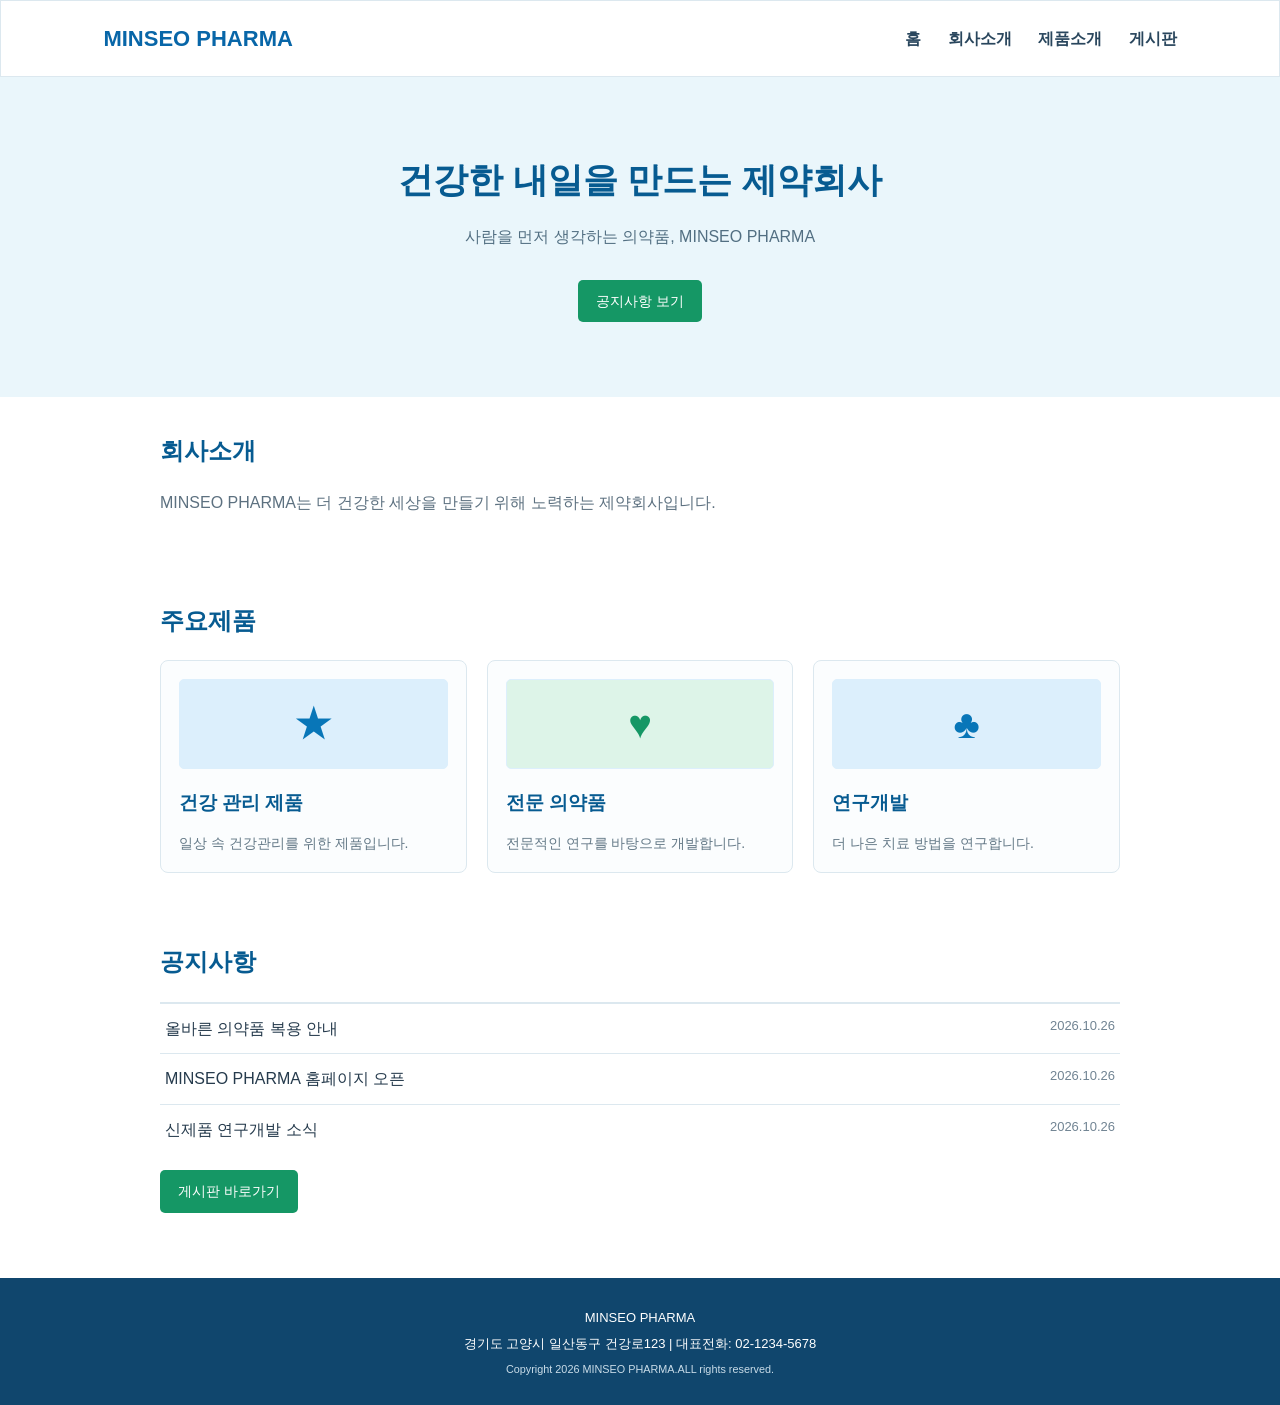
<file: index.html>
<!DOCTYPE html>
<html lang="en">
<head>
    <meta charset="UTF-8">
    <meta name="viewport" content="width=device-width, initial-scale=1.0">
    <link rel="stylesheet" href="css/style.css">
    <title>민서제약</title>
</head>
<body>
    <!--공통상단메뉴-->
    <header>
        <div class="logo">
            <a href="index.html">MINSEO PHARMA</a>
        </div>
     <nav>
        <a href="index.html">홈</a>
        <a href="#">회사소개</a>
        <a href="#">제품소개</a>
        <a href="board.html">게시판</a>
     </nav>
    </header>

    <!--메인화면-->
    <main>
        <section class="main-banner">
            <h1>건강한 내일을 만드는 제약회사</h1>
            <p>사람을 먼저 생각하는 의약품, MINSEO PHARMA</p>
            <a href="board.html" class="button">공지사항 보기</a>
        </section>

        <section class="content-section">
            <h2>회사소개</h2>
            <p>MINSEO PHARMA는 더 건강한 세상을 만들기 위해 노력하는 제약회사입니다.</p>
        </section>

        <section class="content-section" id="products">
            <h2>주요제품</h2>
            <div class="card-list">
                <article class= "card">
                    <div class="product-image blue">★</div>
                   <h3>건강 관리 제품</h3>
                   <p>일상 속 건강관리를 위한 제품입니다.</p> 
                </article>
                 <article class= "card">
                    <div class="product-image green">♥
                    </div>
                   <h3>전문 의약품</h3>
                   <p>전문적인 연구를 바탕으로 개발합니다.</p> 
                </article>
                 <article class= "card">
                    <div class="product-image light-blue">♣
                    </div>
                   <h3>연구개발</h3>
                   <p>더 나은 치료 방법을 연구합니다.</p> 
                </article>
            </div> 
        </section>

        <section class="content-section notice">
            <h2>공지사항</h2>
            <ul>
                <li><a href="#">올바른 의약품 복용 안내</a><span>2026.10.26</span></li>
                <li><a href="#">MINSEO PHARMA 홈페이지 오픈</a><span>2026.10.26</span></li>
                <li><a href="#">신제품 연구개발 소식</a><span>2026.10.26</span></li>
            </ul>
            <a href="board.html" class="button">게시판 바로가기</a>
        </section>
    </main>
    
   <!--공통하단메뉴-->
    <footer>
        <p>MINSEO PHARMA</p>
        <p>경기도 고양시 일산동구 건강로123 | 대표전화: 02-1234-5678</p>
        <small>Copyright 2026 MINSEO PHARMA.ALL rights reserved.</small>
    </footer>
    
</body>
</html>
</file>
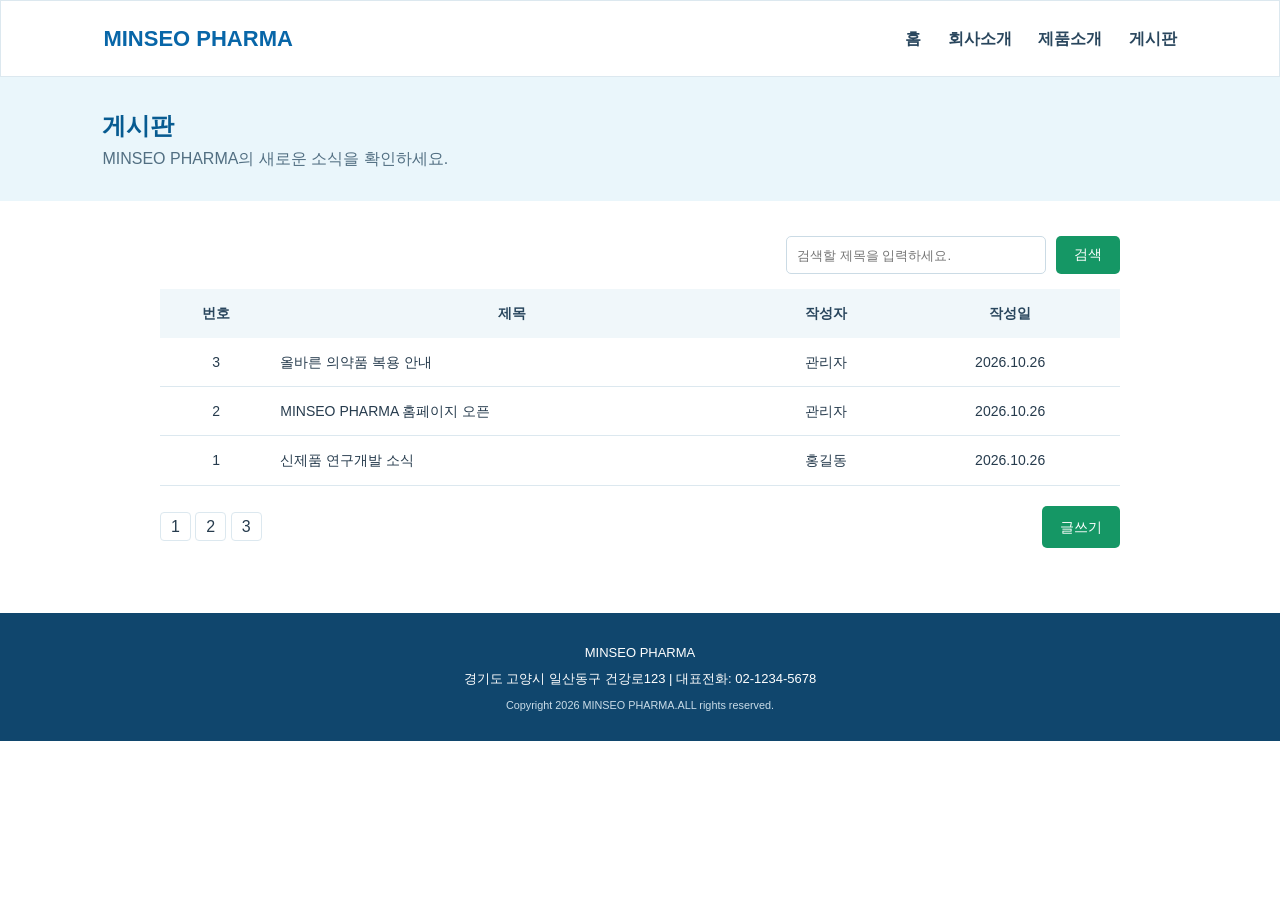
<file: board.html>
<!DOCTYPE html>
<html lang="en">
<head>
    <meta charset="UTF-8">
    <meta name="viewport" content="width=device-width, initial-scale=1.0">
    <link rel="stylesheet" href="css/style.css">
    <title>Document</title>
</head>
<body>
     <header>
        <div class="logo">
            <a href="index.html">MINSEO PHARMA</a>
        </div>
     <nav>
        <a href="index.html">홈</a>
        <a href="#">회사소개</a>
        <a href="#">제품소개</a>
        <a href="board.html">게시판</a>
     </nav>
    </header>
<!--게시판출력-->
    <main>
        <section class="page-title">
            <h1>게시판</h1>
            <p>MINSEO PHARMA의 새로운 소식을 확인하세요.</p>
        </section>
        <section class="content-section">
            <div class="board-search">
                <input type="text" id ="searchText" placeholder="검색할 제목을 입력하세요.">
                <button class="button" onclick="">검색</button>            
            </div>
    
<!--게시판목록-->
        <table class="board-table">
            <thead>
            <tr>
                <th>번호</th>
                <th>제목</th>
                <th>작성자</th>
                <th>작성일</th>
            </tr>
            </thead>
            <tbody id="boardList">
            <tr>
                <td>3</td>
                <td class="subject"><a href="view.html">올바른 의약품 복용 안내</a></td>
                <td>관리자</td>
                <td>2026.10.26</td>
            </tr>
            <tr>
                <td>2</td>
                <td class="subject"><a href="view.html">MINSEO PHARMA 홈페이지 오픈</a></td>
                <td>관리자</td>
                <td>2026.10.26</td>
            </tr>
            <tr>
                <td>1</td>
                <td class="subject"><a href="view.html">신제품 연구개발 소식</a></td>
                <td>홍길동</td>
                <td>2026.10.26</td>
            </tr>
            </tbody>
        </table>
        <div class="board-bottom">
            <div class ="page-number">
                <a href="#">1</a>
                <a href="#">2</a>
                <a href="#">3</a>
            </div>
            <a href="write.html" class="button">글쓰기</a>
        </div>
    </section>
    </main>

      <footer>
        <p>MINSEO PHARMA</p>
        <p>경기도 고양시 일산동구 건강로123 | 대표전화: 02-1234-5678</p>
        <small>Copyright 2026 MINSEO PHARMA.ALL rights reserved.</small>
    </footer>

</body>
</html>
</file>
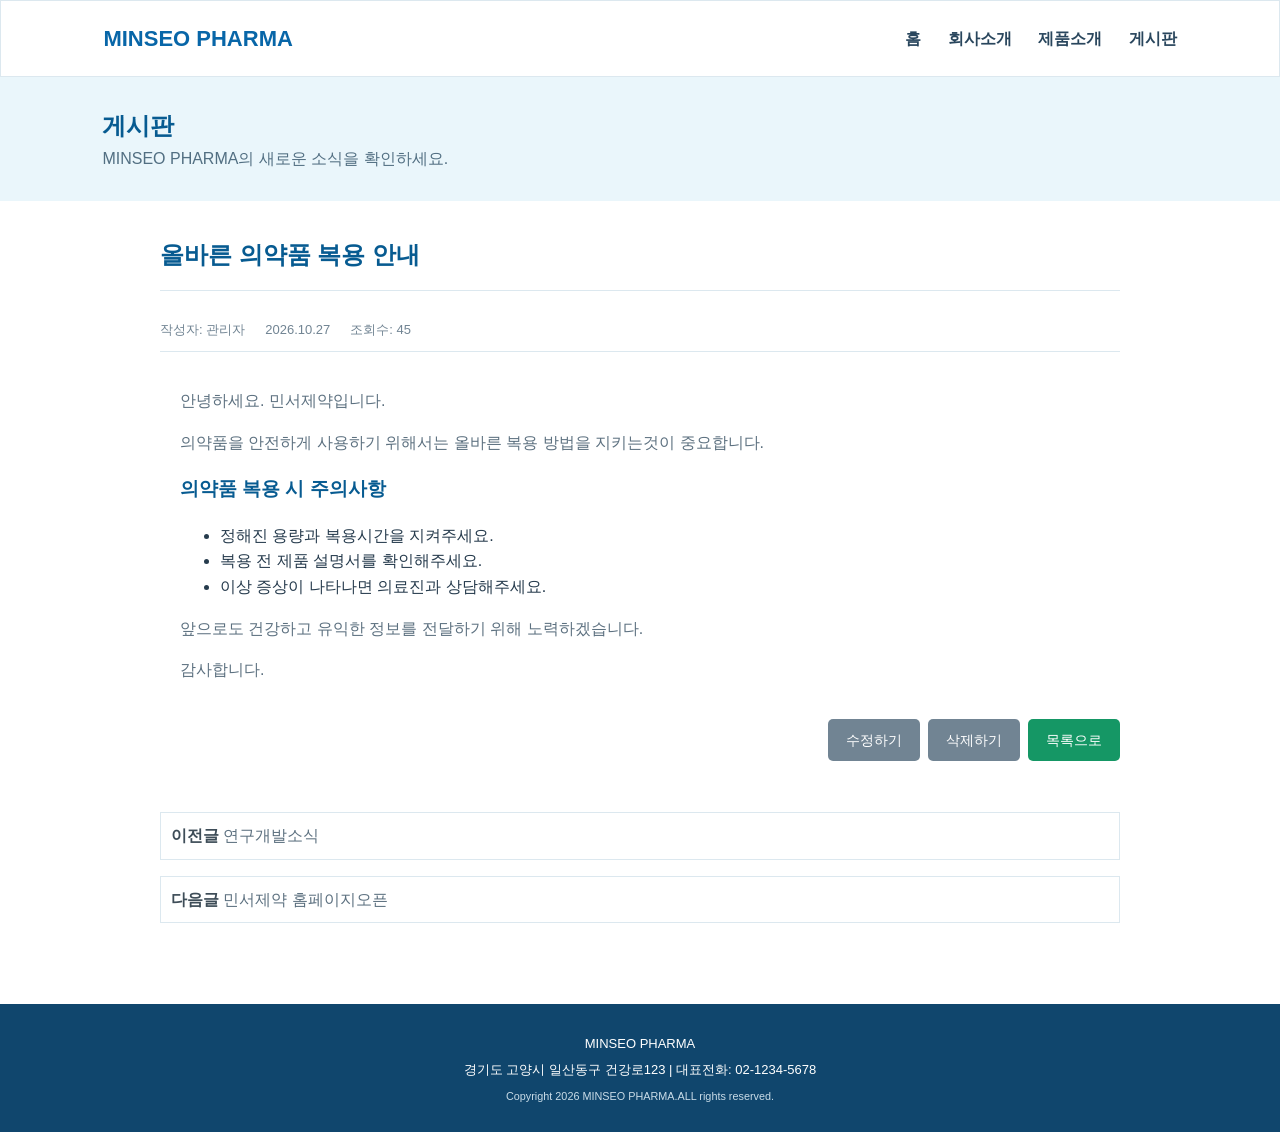
<file: view.html>
<!DOCTYPE html>
<html lang="en">
<head>
    <meta charset="UTF-8">
    <meta name="viewport" content="width=device-width, initial-scale=1.0">
    <link rel="stylesheet" href="css/style.css">
    <title>게시판글 예제
    </title>
</head>
<body>
    <header>
        <div class="logo">
            <a href="index.html">MINSEO PHARMA</a>
        </div>
     <nav>
        <a href="index.html">홈</a>
        <a href="#">회사소개</a>
        <a href="#">제품소개</a>
        <a href="board.html">게시판</a>
     </nav>
    </header>

    <main>
        <section class="page-title">
            <h1>게시판</h1>
            <p>MINSEO PHARMA의 새로운 소식을 확인하세요.</p>
        </section>
        <section class="content-section article-section">
            <h2>올바른 의약품 복용 안내</h2>

            <div class="article-info">
                <span>작성자: 관리자</span>
                <span>2026.10.27</span>
                <span>조회수: 45</span>
            </div>
            <div class="article-content">
                <p>안녕하세요. 민서제약입니다.</p>
                <p>의약품을 안전하게 사용하기 위해서는 올바른 복용 방법을 지키는것이 중요합니다.</p>
                <h3>의약품 복용 시 주의사항</h3>
                <ul>
                    <li>정해진 용량과 복용시간을 지켜주세요.</li>
                    <li>복용 전 제품 설명서를 확인해주세요.</li>
                    <li> 이상 증상이 나타나면 의료진과 상담해주세요.</li>
                    </ul>
                <p>앞으로도 건강하고 유익한 정보를 전달하기 위해 노력하겠습니다.</p>    
                <p>감사합니다.</p>
            </div>
            <div class="article-buttons">
                <a href="#" class="button-gray">수정하기</a>
                <a href="#" class="button-gray">삭제하기</a>
                <a href="board.html" class="button">목록으로</a>
            </div>
        </section>

        <section class="content-section prev-next">
                <p><b>이전글</b> <a href="#">연구개발소식</a></p>
                <p><b>다음글</b> <a href="#">민서제약 홈페이지오픈</a></p>
        </section>
      
    </main>

      <footer>
        <p>MINSEO PHARMA</p>
        <p>경기도 고양시 일산동구 건강로123 | 대표전화: 02-1234-5678</p>
        <small>Copyright 2026 MINSEO PHARMA.ALL rights reserved.</small>
    </footer>

</body>
</html>
</file>
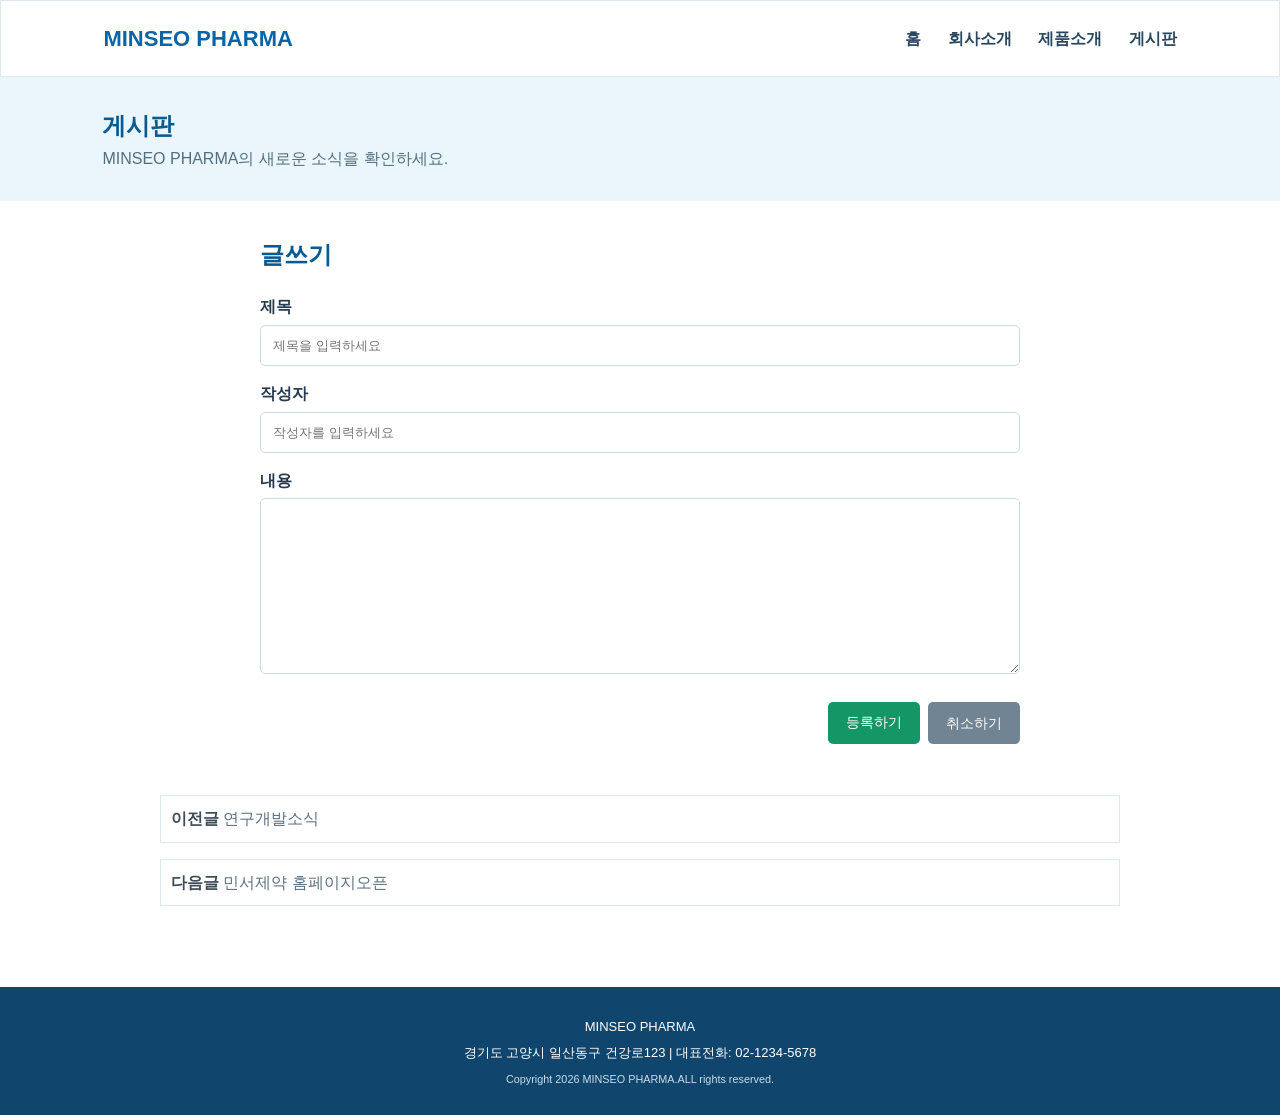
<file: write.html>
<!DOCTYPE html>
<html lang="en">
<head>
    <meta charset="UTF-8">
    <meta name="viewport" content="width=device-width, initial-scale=1.0">
    <link rel="stylesheet" href="css/style.css">
    <title>Document</title>
</head>
<body>
     <header>
        <div class="logo">
            <a href="index.html">MINSEO PHARMA</a>
        </div>
     <nav>
        <a href="index.html">홈</a>
        <a href="#">회사소개</a>
        <a href="#">제품소개</a>
        <a href="board.html">게시판</a>
     </nav>
    </header>

    <main>
        <section class="page-title">
            <h1>게시판</h1>
            <p>MINSEO PHARMA의 새로운 소식을 확인하세요.</p>
        </section>

        <!--게시판 공통 디자인 끝-->
        <section class="content-section form-section">
            <h2>글쓰기</h2>
            <form>
                <label>제목</label>
                <input type="text" id="title" placeholder="제목을 입력하세요">
                <label>작성자</label>
                <input type="text" id="writer" placeholder="작성자를 입력하세요">
                <label>내용</label>
                <textarea type="content" rows="10" placeholder="내용을 입력하세요">
                </textarea>
            </form>

            <div class="form-buttons">
                <button type="submit" class="button">등록하기</button>
                <a href="board.html" class="button-gray">취소하기</a>
            
            </div>
        </section>

        <section class="content-section prev-next">
                <p><b>이전글</b> <a href="#">연구개발소식</a></p>
                <p><b>다음글</b> <a href="#">민서제약 홈페이지오픈</a></p>
        </section>
      
    </main>

      <footer>
        <p>MINSEO PHARMA</p>
        <p>경기도 고양시 일산동구 건강로123 | 대표전화: 02-1234-5678</p>
        <small>Copyright 2026 MINSEO PHARMA.ALL rights reserved.</small>
    </footer>
    
</body>
</html>
</file>
<file: css/style.css>
/*전체 페이지에서 공통으로 사용하는 기본 스타일*/
*{
    box-sizing: border-box;
}
body{
    margin: 0;
    font-family: Arial,"맑은고딕",sans-serif;
    color: #263b4d;
    background-color: white;
    line-height: 1.6;
}
a{ 
    color: inherit;
    text-decoration: none;
}
/*헤더 상단 로고와 메뉴*/
header{
    display: flex; /*가로정렬*/
    justify-content: space-between;
    padding: 20px 8%; /*좌우 패딩값은 %로 입력*/
    border: 1px solid #dce8ef;
    align-items: center;
}
.logo{
    font-weight: bold;
    color: #0866a8;
    font-size: 22px;
}
nav a {
    margin-left: 22px;
    color: #29465d;
    font-weight: bold; 
}
nav a:hover{
    color: #157965;
}
.main-banner{ background-color: #eaf6fb;
text-align: center;
padding: 75px 20px;
}
.main-banner h1{
    color: #075b91;
    font-size: 35px;
    margin: 0 0 12px;
}
.main-banner p{
    color: #526f82;
    margin-bottom: 30px;
}
.button{
    background-color: #159765;
    padding: 10px 18px;
    border: none;
    color: white;
    font-size: 14px;
    display:inline-block;
    border-radius: 5px;
}
.button:hover{
    background-color: #107b52;
}
.content-section{
    width: 1000px;
    margin: 0 auto;
    padding: 35px 20px;
}
.content-section h2{
    color: #075b91;
    margin-top: 0;
}
.content-section p{
    color: #5d7180;
}
.card-list{
    display: flex;
    gap:20px
}
.card{
    flex: 1;
    border: 1px solid #dce8ef;
    border-radius: 8px;
    background-color: #fbfdfe;
    padding: 18px;
}
.card h3{
    color:#075b91;
    margin-bottom: 5px;
}
.card p{
    color: #647987;
    font-size: 14px;
    margin-bottom: 0;
}
.product-image{
    display: flex;
    height: 90px;
    border: 1px solid #dceffc;
    font-size: 40px;
    font-weight: bold;
    justify-content: center;
    align-items: center;
    border-radius: 5px;
}
.product-image.blue{
    background-color: #dceffc;
    color: #0876b8;
}
.product-image.green{
    background-color: #ddf4e8;
    color: #159765;
}
.product-image.light-blue{
    background-color: #dceffc;
    color: #0876b8;
}
.content-section.notice ul{
    list-style: none;
    border-top:1px solid #dce8ef;
    padding: 0;
}
.content-section.notice li{
    display: flex;
    justify-content: space-between;
    border-top:1px solid #dce8ef;
    gap: 15px;
    padding:12px 5px;
}
.content-section.notice li span{
font-size:13px;
color: #718493;
}

.content-section.notice a:hover{
    color: #159765;
}
footer{
    background-color: #10466d;
    text-align: center;
    padding: 25px 15px;
    color: white;
    font-size: 13px;
    margin-top: 30px;;
}
footer small{
color: #c9dce8;
margin: 5px;
}

footer p {
    margin: 5px;
}

/*게시판 목록 디자인*/

.page-title{
    background-color: #eaf6fb;
    padding: 30px 8% /*위아래 패딩값은 30, 양옆은 전체길이의 8%*/
}
.page-title h1{
    color: #075b91;
    margin: 0;
}
.page-title p {
    color: #526f82;
    margin: 0;
}

.board-search {
    display: flex;
    justify-content: flex-end;
    gap:10px;
    margin-bottom: 15px;
}
.board-search input{
    width:260px;
    padding: 10px;
    border:1px solid #cbdbe5;
    border-radius: 5px;
}
/*게시판 목록 테이블*/
.board-table{
    width: 100%;
    text-align: center;
    font-size: 14px;
    border-collapse: collapse;
}
.board-table th{
    background-color: #f0f7fa;
    padding:13px 8px;
    color: #29465d;
}
.board-table td{
    padding: 13px 8px;
    border-bottom: 1px solid #dce8ef;
}
.board-table .subject {
    text-align: left;
    width: 50%;
}

.board-table .subject a:hover{
    color: #159765;
    text-decoration: underline;
}
.board-bottom{
    display: flex;
    justify-content: space-between;
    align-items: center;
    margin-top: 20px;
}
.page-number a{
    border: 1px solid #dce8ef;
    padding: 5px 10px;
    border-radius: 4px;
}
.article-section h2{
    border-bottom: 1px solid #dce8ef;
    padding-bottom: 15px;
}
.article-info{
    display: flex;
    gap: 20px;
    padding: 10px 0;
    color: #718493;
    font-size: 13px;
    border-bottom: 1px solid #dce8ef;
}
.article-content{
    padding: 20px;
    min-height: 250px;
}
.article-content h3{
    color:#075b91;
}
.article-buttons{
    display: flex;
    justify-content: flex-end;
    gap:8px;
}
/*회색버튼(수정,삭제)*/
.button-gray{
    background-color: #718493;
    
    padding: 10px 18px;
    border: none;
    color: white;
    font-size: 14px;
    display:inline-block;
    border-radius: 5px; 
    
}
.button-gray:hover{
    background-color: #3e4d58;
}
.prev-next{
    padding-top: 0;
}
.prev-next p{
    border: 1px solid #dce8ef;
    padding: 10px;
}
.prev-next b{
    color: #3e4d58;
}

/*게시판 글쓰기 폼 디자인*/

.form-section {
    max-width: 800px;
}
.form-section form label{
    display: block;
    margin-top: 15px;
    margin-bottom: 5px;
    font-weight: bold;
}
.form-section input{
    width: 100%;
    padding: 12px;
    border: 1px solid #cbdbe5;
    border-radius: 5px;
    font-family: inherit;
}

.form-section textarea{
    width: 100%;
    padding: 12px;
    border:1px solid #cbdbe5;
    border-radius: 5px;
    font-family: inherit;
    resize: vertical; /*세로로만 영역 느리기 허용*/
}

.form-buttons{
    display: flex;
    justify-content: flex-end;
    gap: 8px;
    margin-top: 20px;
}
</file>
